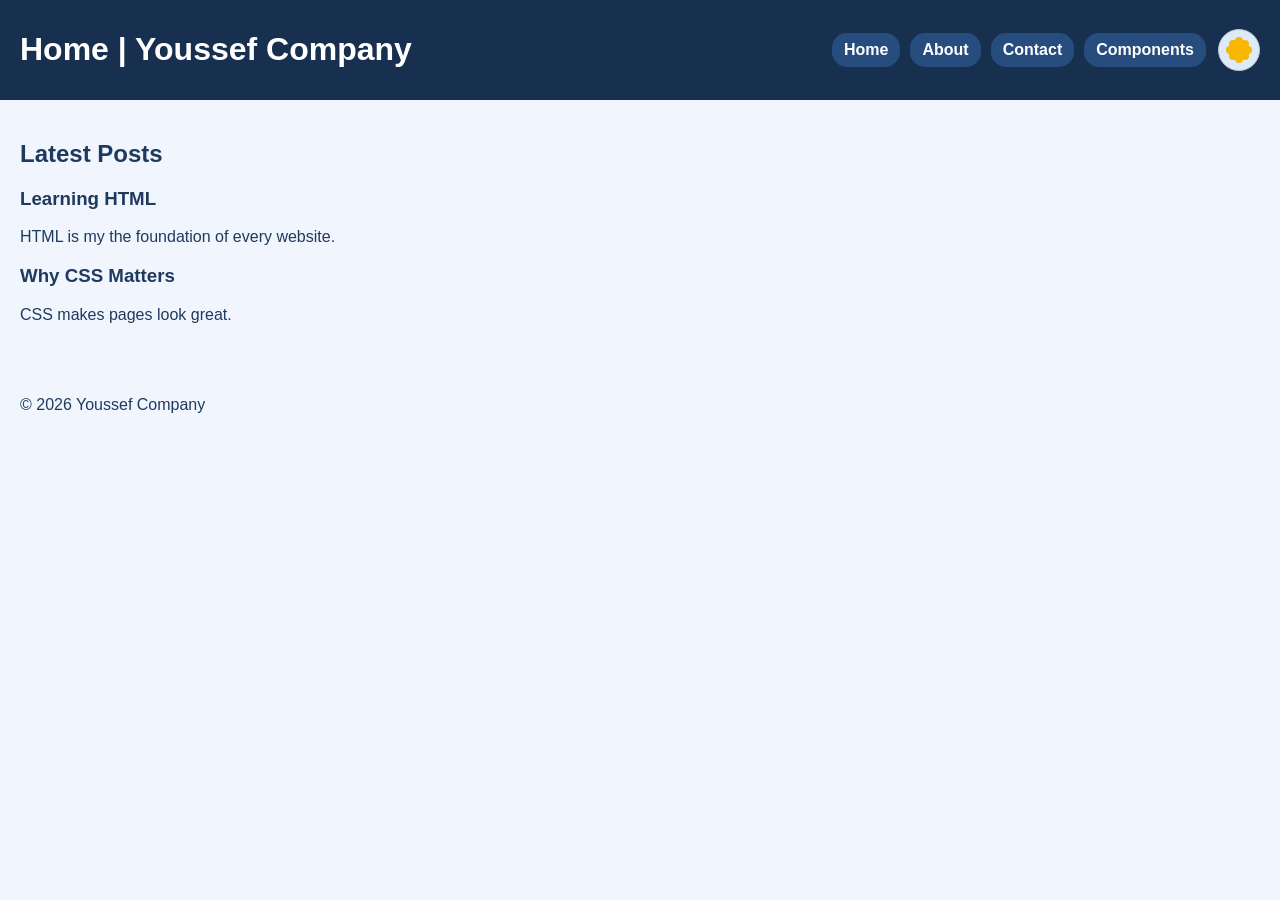
<file: index.html>
<!doctype html>
<html lang="en">
  <head>
    <meta charset="UTF-8" />
    <meta name="viewport" content="width=device-width, initial-scale=1.0" />
    <title>Youssef Company</title>
    <link rel="stylesheet" href="style.css" />
  </head>
  <body>
    <input class="theme-toggle-input" type="checkbox" id="theme-toggle" aria-label="Toggle dark mode" />
    <header class="header">
      <h1>Home | Youssef Company</h1>
      <div class="header-controls">
        <nav class="links">
          <a href="index.html">Home</a>
          <a href="about.html">About</a>
          <a href="contact.html">Contact</a>
          <a href="component.html">Components</a>
        </nav>
        <label class="theme-toggle" for="theme-toggle" aria-label="Toggle dark mode">
          <span class="theme-toggle-icon" aria-hidden="true"></span>
        </label>
      </div>
    </header>
    <main>
      <section>
        <h2>Latest Posts</h2>
        <article>
          <h3>Learning HTML</h3>
          <p>HTML is my the foundation of every website.</p>
        </article>

        <article>
          <h3>Why CSS Matters</h3>
          <p>CSS makes pages look great.</p>
        </article>
      </section>
    </main>
    <footer>
      <p>&copy; 2026 Youssef Company</p>
    </footer>
  </body>
</html>
</file>
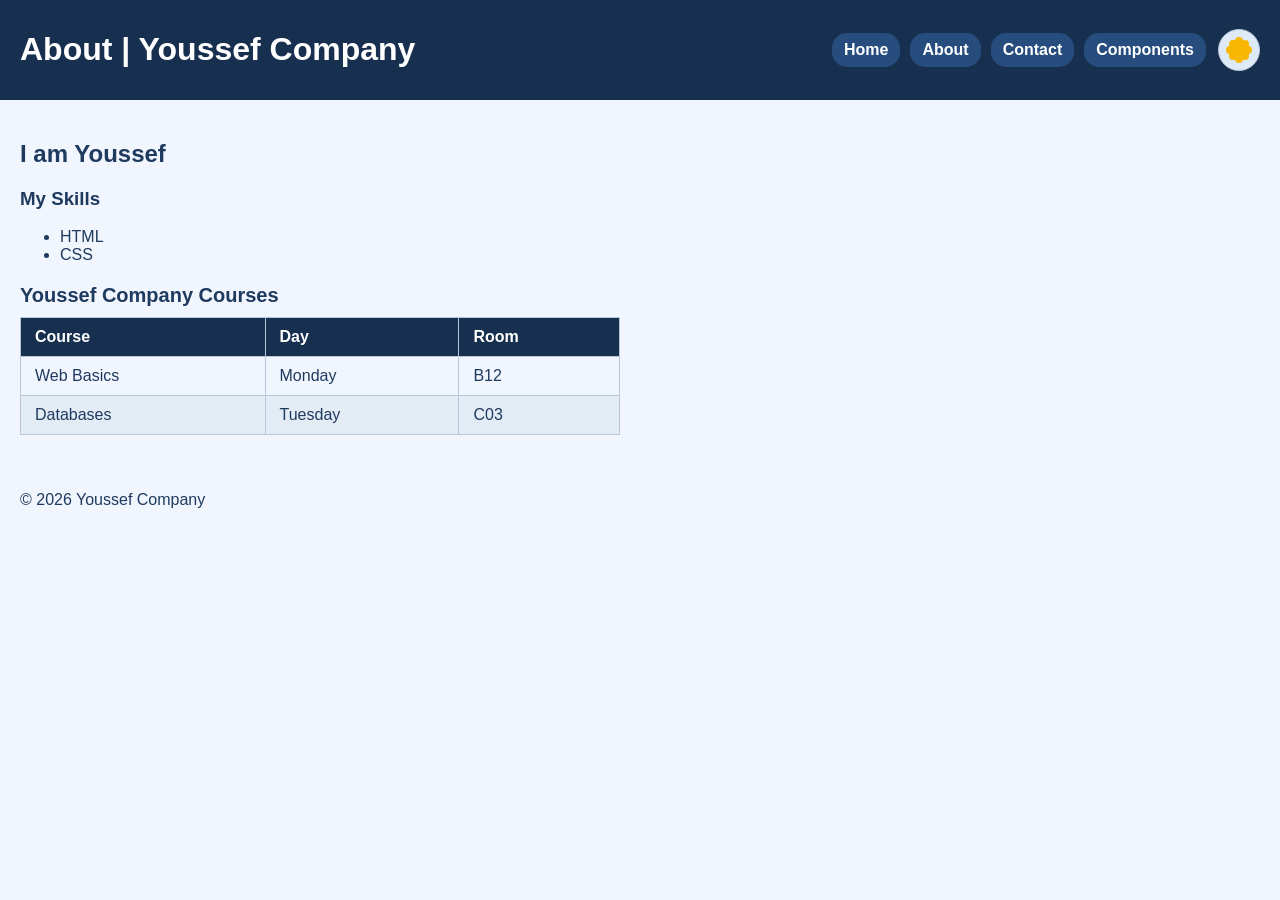
<file: about.html>
<!doctype html>
<html lang="en">
  <head>
    <meta charset="UTF-8" />
    <meta name="viewport" content="width=device-width, initial-scale=1.0" />
    <title>Youssef Company</title>
    <link rel="stylesheet" href="style.css"/>
  </head>
  <body>
    <input class="theme-toggle-input" type="checkbox" id="theme-toggle" aria-label="Toggle dark mode" />
    <header class="header">
      <h1>About | Youssef Company</h1>
      <div class="header-controls">
        <nav class="links">
          <a href="index.html">Home</a>
          <a href="about.html">About</a>
          <a href="contact.html">Contact</a>
          <a href="component.html">Components</a>
        </nav>
        <label class="theme-toggle" for="theme-toggle" aria-label="Toggle dark mode">
          <span class="theme-toggle-icon" aria-hidden="true"></span>
        </label>
      </div>
    </header>
    <main>
      <h2>I am Youssef</h2>
      <h3>My Skills</h3>
      <ul>
        <li>HTML</li>
        <li>CSS</li>
      </ul>
      <table class="table">
        <caption>Youssef Company Courses</caption>
        <thead>
          <tr>
            <th scope="col">Course</th>
            <th scope="col">Day</th>
            <th scope="col">Room</th>
          </tr>
        </thead>
        <tbody>
          <tr>
            <td>Web Basics</td>
            <td>Monday</td>
            <td>B12</td>
          </tr>
          <tr>
            <td>Databases</td>
            <td>Tuesday</td>
            <td>C03</td>
          </tr>
        </tbody>
      </table>
    </main>
    <footer>
      <p>&copy; 2026 Youssef Company</p>
    </footer>
  </body>
</html>
</file>
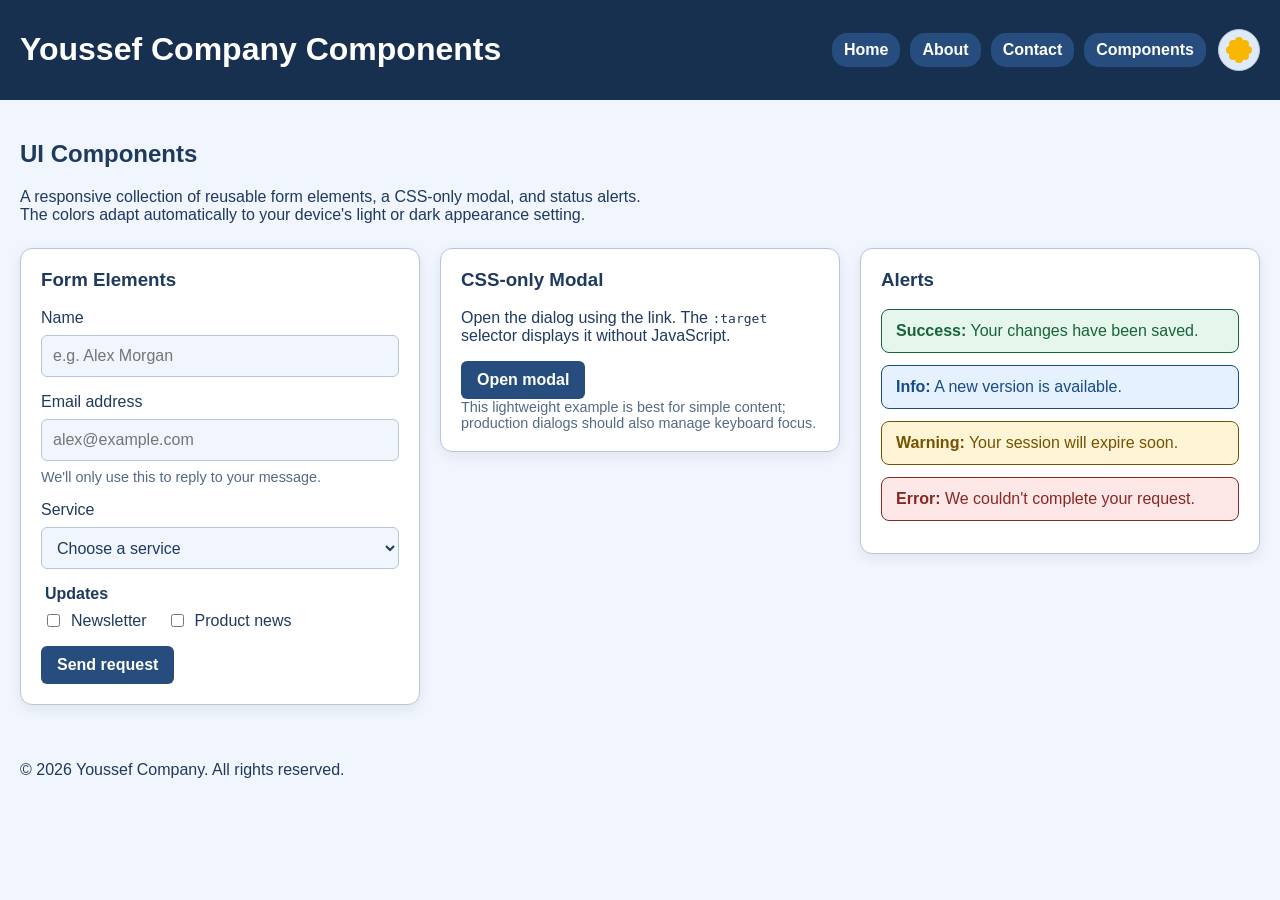
<file: component.html>
<!doctype html>
<html lang="en">
  <head>
    <meta charset="UTF-8" />
    <meta name="viewport" content="width=device-width, initial-scale=1.0" />
    <meta name="color-scheme" content="light dark" />
    <title>Components | Youssef Company</title>
    <link rel="stylesheet" href="style.css" />
  </head>
  <body>
    <input class="theme-toggle-input" type="checkbox" id="theme-toggle" aria-label="Toggle dark mode" />
    <header class="header">
      <h1>Youssef Company Components</h1>
      <div class="header-controls">
        <nav class="links" aria-label="Main navigation">
          <a href="index.html">Home</a>
          <a href="about.html">About</a>
          <a href="contact.html">Contact</a>
          <a href="component.html" aria-current="page">Components</a>
        </nav>
        <label class="theme-toggle" for="theme-toggle" aria-label="Toggle dark mode">
          <span class="theme-toggle-icon" aria-hidden="true"></span>
        </label>
      </div>
    </header>
    <main id="components">
      <h2>UI Components</h2>
      <p class="component-intro">
        A responsive collection of reusable form elements, a CSS-only modal, and
        status alerts. The colors adapt automatically to your device's light or
        dark appearance setting.
      </p>

      <div class="component-grid">
        <section class="component-card" aria-labelledby="forms-heading">
          <h3 id="forms-heading">Form Elements</h3>
          <form class="form-stack" action="#" method="get">
            <div class="form-field">
              <label for="demo-name">Name</label>
              <input
                id="demo-name"
                name="name"
                type="text"
                placeholder="e.g. Alex Morgan"
                autocomplete="name"
              />
            </div>

            <div class="form-field">
              <label for="demo-email">Email address</label>
              <input
                id="demo-email"
                name="email"
                type="email"
                placeholder="alex@example.com"
                autocomplete="email"
                aria-describedby="email-help"
              />
              <p class="form-help" id="email-help">
                We'll only use this to reply to your message.
              </p>
            </div>

            <div class="form-field">
              <label for="demo-service">Service</label>
              <select id="demo-service" name="service">
                <option value="">Choose a service</option>
                <option value="design">Web design</option>
                <option value="development">Development</option>
                <option value="support">Technical support</option>
              </select>
            </div>

            <fieldset class="choice-group">
              <legend>Updates</legend>
              <label class="choice">
                <input type="checkbox" name="updates" value="newsletter" />
                Newsletter
              </label>
              <label class="choice">
                <input type="checkbox" name="updates" value="product" />
                Product news
              </label>
            </fieldset>

            <button type="submit">Send request</button>
          </form>
        </section>

        <section class="component-card" aria-labelledby="modal-heading">
          <h3 id="modal-heading">CSS-only Modal</h3>
          <p>
            Open the dialog using the link. The <code>:target</code> selector
            displays it without JavaScript.
          </p>
          <a class="button" href="#demo-modal">Open modal</a>
          <p class="form-help">
            This lightweight example is best for simple content; production
            dialogs should also manage keyboard focus.
          </p>
        </section>

        <section class="component-card" aria-labelledby="alerts-heading">
          <h3 id="alerts-heading">Alerts</h3>
          <div class="alert alert-success" role="status">
            <strong>Success:</strong> Your changes have been saved.
          </div>
          <div class="alert alert-info" role="status">
            <strong>Info:</strong> A new version is available.
          </div>
          <div class="alert alert-warning" role="status">
            <strong>Warning:</strong> Your session will expire soon.
          </div>
          <div class="alert alert-error" role="alert">
            <strong>Error:</strong> We couldn't complete your request.
          </div>
        </section>
      </div>

      <div class="modal" id="demo-modal">
        <a class="modal-backdrop" href="#components" aria-label="Close modal"></a>
        <section
          class="modal-panel"
          role="dialog"
          aria-labelledby="modal-title"
          tabindex="-1"
        >
          <a class="button modal-close" href="#components">Close</a>
          <h3 id="modal-title">A CSS-only dialog</h3>
          <p>
            This modal opens and closes with URL fragments and CSS, so it needs
            no JavaScript.
          </p>
        </section>
      </div>
    </main>
    <footer>
      <p>&copy; 2026 Youssef Company. All rights reserved.</p>
    </footer>
  </body>
</html>
</file>
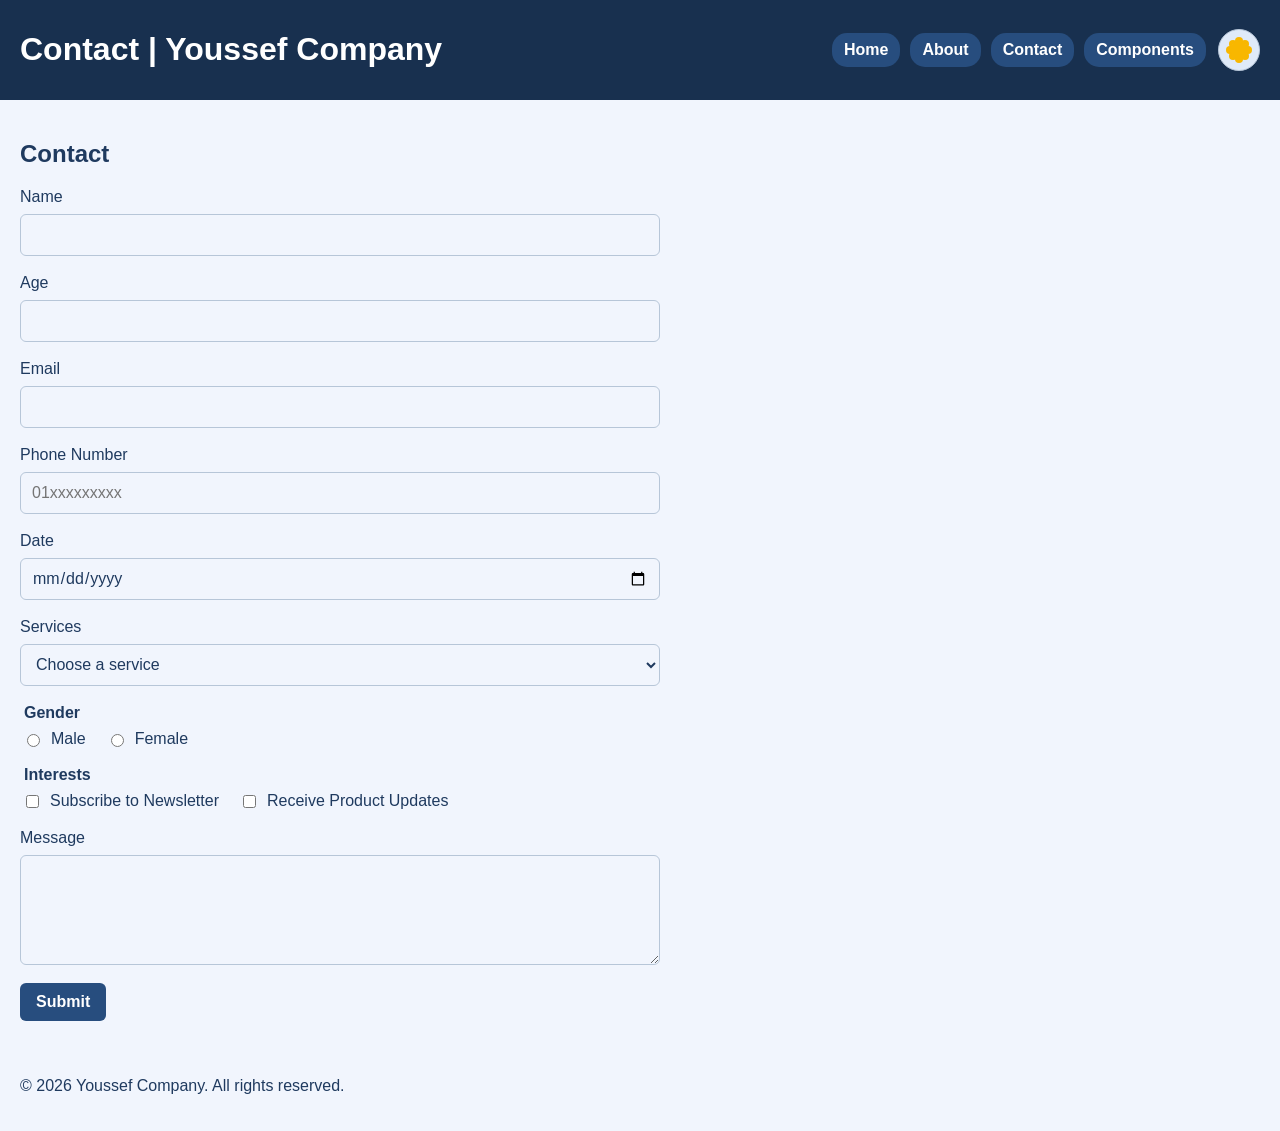
<file: contact.html>
<!DOCTYPE html>
<html lang="en">
<head>
    <meta charset="UTF-8">
    <meta name="viewport" content="width=device-width, initial-scale=1.0">
    <title>Youssef Company</title>
    <link rel="stylesheet" href="style.css" />
</head>
<body>
    <input class="theme-toggle-input" type="checkbox" id="theme-toggle" aria-label="Toggle dark mode" />
    <header class="header">
      <h1>Contact | Youssef Company</h1>
      <div class="header-controls">
        <nav class="links">
          <a href="index.html">Home</a>
          <a href="about.html">About</a>
          <a href="contact.html">Contact</a>
          <a href="component.html">Components</a>
        </nav>
        <label class="theme-toggle" for="theme-toggle" aria-label="Toggle dark mode">
          <span class="theme-toggle-icon" aria-hidden="true"></span>
        </label>
      </div>
    </header>
    <main>
        <h2>Contact </h2>
        <form class="contact-form" action="#" method="post">
            <div class="form-field">
                <label for="name">Name</label>
                <input type="text" id="name" name="name" autocomplete="name" required>
            </div>
            <div class="form-field">
                <label for="age">Age</label>
                <input type="number" id="age" name="age" min="10" required>
            </div>
            <div class="form-field">
                <label for="email">Email</label>
                <input type="email" id="email" name="email" autocomplete="email" required>
            </div>
            <div class="form-field">
                <label for="phone">Phone Number</label>
                <input type="tel" id="phone" name="phone" placeholder="01xxxxxxxxx" autocomplete="tel" required>
            </div>
            <div class="form-field">
                <label for="date">Date</label>
                <input type="date" id="date" name="date" required>
            </div>
            <div class="form-field">
                <label for="services">Services</label>
                <select id="services" name="services" required>
                    <option value="">Choose a service</option>
                    <option value="general">General Inquiry</option>
                    <option value="support">Technical Support</option>
                    <option value="feedback">Feedback</option>
                </select>
            </div>
            <fieldset class="choice-group">
                <legend>Gender</legend>
                <label class="choice" for="male">
                    <input type="radio" id="male" name="gender" value="male">
                    Male
                </label>
                <label class="choice" for="female">
                    <input type="radio" id="female" name="gender" value="female">
                    Female
                </label>
            </fieldset>
            <fieldset class="choice-group">
                <legend>Interests</legend>
                <label class="choice" for="news">
                    <input type="checkbox" id="news" name="interests" value="newsletter">
                    Subscribe to Newsletter
                </label>
                <label class="choice" for="updates">
                    <input type="checkbox" id="updates" name="interests" value="updates">
                    Receive Product Updates
                </label>
            </fieldset>
            <div class="form-field">
                <label for="message">Message</label>
                <textarea id="message" name="message" rows="4" required></textarea>
            </div>
            <button type="submit">Submit</button>
        </form>
    </main>
    <footer>
        <p>&copy; 2026 Youssef Company. All rights reserved.</p>
    </footer>
</body>
</html>
</file>
<file: style.css>
:root {
  color-scheme: light;
  --page-bg: #f1f5fd;
  --surface: #ffffff;
  --surface-muted: #e3ebf5;
  --text: #1f3a5f;
  --muted: #536b87;
  --border: #b7c6d8;
  --brand: #18304f;
  --brand-hover: #152b47;
  --link-bg: #274d7e;
  --focus: #4388df;
  --success-bg: #e5f6ec;
  --success-text: #17643a;
  --warning-bg: #fff4d6;
  --warning-text: #765200;
  --error-bg: #fde8e7;
  --error-text: #8a2722;
  --info-bg: #e6f1ff;
  --info-text: #174c86;
  --toggle-bg: #dfeaf9;
  --toggle-text: #18304f;
  font-family: Arial, sans-serif;
}

body:has(.theme-toggle-input:checked) {
  color-scheme: dark;
  --page-bg: #111a27;
  --surface: #1b293a;
  --surface-muted: #26384d;
  --text: #e4edf8;
  --muted: #adbed2;
  --border: #435872;
  --brand: #101b29;
  --brand-hover: #263b54;
  --link-bg: #304c6e;
  --focus: #8abaff;
  --success-bg: #173c2a;
  --success-text: #a7e7bd;
  --warning-bg: #493b18;
  --warning-text: #ffe08a;
  --error-bg: #4b2524;
  --error-text: #ffb3ad;
  --info-bg: #1b3554;
  --info-text: #b4d4ff;
  --toggle-bg: #26384d;
  --toggle-text: #e4edf8;
}

* {
  box-sizing: border-box;
}

body {
  background-color: var(--page-bg);
  color: var(--text);
  margin: 0;
  min-width: 320px;
  transition:
    background-color 0.2s ease,
    color 0.2s ease;
}

.header {
  color: #ffffff;
  background-color: var(--brand);
  display: flex;
  justify-content: space-between;
  align-items: center;
  gap: 16px;
  padding: 10px 20px;
}

.header-controls {
  display: flex;
  justify-content: center;
  align-items: center;
  gap: 12px;
  flex-wrap: wrap;
}

.theme-toggle {
  display: inline-flex;
  align-items: center;
  justify-content: center;
  border: 1px solid var(--border);
  background: var(--toggle-bg);
  color: var(--toggle-text);
  border-radius: 999px;
  width: 42px;
  height: 42px;
  cursor: pointer;
  transition:
    background-color 0.2s ease,
    color 0.2s ease;
}

.theme-toggle-input {
  position: absolute;
  opacity: 0;
  pointer-events: none;
}

.theme-toggle-icon {
  position: relative;
  width: 18px;
  height: 18px;
  display: inline-block;
  border-radius: 50%;
  background: currentColor;
  transition: all 0.2s ease;
}

.theme-toggle-icon::before,
.theme-toggle-icon::after {
  content: "";
  position: absolute;
  inset: 0;
  border-radius: 50%;
}

body:not(:has(.theme-toggle-input:checked)) .theme-toggle-icon {
  background: #f8b700;
  box-shadow:
    0 -9px 0 -5px #f8b700,
    0 9px 0 -5px #f8b700,
    -9px 0 0 -5px #f8b700,
    9px 0 0 -5px #f8b700,
    -6px -6px 0 -5px #f8b700,
    6px -6px 0 -5px #f8b700,
    -6px 6px 0 -5px #f8b700,
    6px 6px 0 -5px #f8b700;
}

body:has(.theme-toggle-input:checked) .theme-toggle-icon {
  background: currentColor;
  box-shadow: none;
  transform: rotate(-20deg);
}

body:has(.theme-toggle-input:checked) .theme-toggle-icon::before {
  inset: 3px 3px 3px 8px;
  background: var(--toggle-bg);
}

body:has(.theme-toggle-input:checked) .theme-toggle-icon::after {
  inset: 0;
  background: transparent;
  box-shadow: -6px 0 0 1px var(--toggle-bg);
  transform: translateX(3px);
}

.links {
  display: flex;
  flex-wrap: wrap;
  gap: 10px;
}

.links a {
  background-color: var(--link-bg);
  color: #fff;
  text-decoration: none;
  font-weight: bold;
  border-radius: 15px;
  padding: 8px 12px;
}

.links a:hover {
  background-color: var(--brand-hover);
}

h1 {
  color: #ffffff;
  text-align: center;
}

main,
footer {
  padding: 20px;
}

a {
  color: var(--link-bg);
}

a:focus-visible,
button:focus-visible,
input:focus-visible,
select:focus-visible,
textarea:focus-visible {
  outline: 3px solid var(--focus);
  outline-offset: 2px;
}

.table {
  border-collapse: collapse;
  margin-top: 20px;
  width: 100%;
  max-width: 600px;
  text-align: left;
}

.table caption {
  font-size: 1.25rem;
  font-weight: bold;
  margin-bottom: 10px;
  text-align: left;
}

.table th,
.table td {
  border: 1px solid var(--border);
  padding: 10px 14px;
}

.table th {
  background-color: var(--brand);
  color: #ffffff;
}

.table tbody tr:nth-child(even) {
  background-color: var(--surface-muted);
}

.component-intro {
  max-width: 70ch;
  margin-bottom: 24px;
}

.component-grid {
  display: grid;
  grid-template-columns: minmax(0, 1fr);
  gap: 20px;
  align-items: start;
}

.component-card {
  min-width: 0;
  padding: 20px;
  border: 1px solid var(--border);
  border-radius: 12px;
  background: var(--surface);
  box-shadow: 0 4px 14px rgb(17 35 57 / 8%);
}

.component-card h3 {
  margin-top: 0;
}

.form-stack,
.form-field {
  display: grid;
  gap: 8px;
}

.form-stack {
  gap: 16px;
}

.form-field input,
.form-field select,
.form-field textarea,
.contact-form input:not([type="radio"]):not([type="checkbox"]),
.contact-form select,
.contact-form textarea {
  width: 100%;
  min-height: 42px;
  padding: 9px 11px;
  border: 1px solid var(--border);
  border-radius: 6px;
  background: var(--page-bg);
  color: var(--text);
  font: inherit;
}

.form-field textarea,
.contact-form textarea {
  min-height: 110px;
  resize: vertical;
}

.form-help {
  margin: 0;
  color: var(--muted);
  font-size: 0.9rem;
}

.choice-group {
  display: flex;
  flex-wrap: wrap;
  gap: 12px 20px;
  padding: 0;
  border: 0;
}

.choice-group legend {
  margin-bottom: 8px;
  font-weight: 700;
}

.choice {
  display: inline-flex;
  align-items: center;
  gap: 8px;
}

button,
.button {
  display: inline-block;
  width: fit-content;
  padding: 10px 16px;
  border: 0;
  border-radius: 6px;
  background: var(--link-bg);
  color: #fff;
  font: inherit;
  font-weight: 700;
  text-decoration: none;
  cursor: pointer;
}

.theme-toggle:hover,
button:hover,
.button:hover {
  filter: brightness(1.05);
}

button:hover,
.button:hover {
  background: var(--brand-hover);
}

.alert {
  margin: 12px 0;
  padding: 12px 14px;
  border: 1px solid currentColor;
  border-radius: 8px;
}

.alert-success {
  background: var(--success-bg);
  color: var(--success-text);
}

.alert-warning {
  background: var(--warning-bg);
  color: var(--warning-text);
}

.alert-error {
  background: var(--error-bg);
  color: var(--error-text);
}

.alert-info {
  background: var(--info-bg);
  color: var(--info-text);
}

.modal {
  display: none;
  position: fixed;
  z-index: 10;
  inset: 0;
  align-items: center;
  justify-items: center;
  padding: 20px;
}

.modal:target {
  display: grid;
}

.modal-backdrop {
  position: absolute;
  inset: 0;
  background: rgb(0 0 0 / 65%);
}

.modal-panel {
  position: relative;
  z-index: 1;
  width: min(100%, 480px);
  padding: 24px;
  border: 1px solid var(--border);
  border-radius: 12px;
  background: var(--surface);
  box-shadow: 0 16px 48px rgb(0 0 0 / 30%);
}

.modal-panel h3 {
  margin-top: 0;
}

.modal-close {
  position: absolute;
  top: 12px;
  right: 12px;
  padding: 6px 10px;
}

.contact-form {
  display: grid;
  gap: 18px;
  max-width: 640px;
}

@media (min-width: 640px) {
  .component-grid {
    grid-template-columns: repeat(2, minmax(0, 1fr));
  }
}

@media (min-width: 960px) {
  .component-grid {
    grid-template-columns: repeat(3, minmax(0, 1fr));
  }
}

@media (max-width: 640px) {
  .header {
    flex-direction: column;
  }

  .links {
    justify-content: center;
  }
}
</file>
